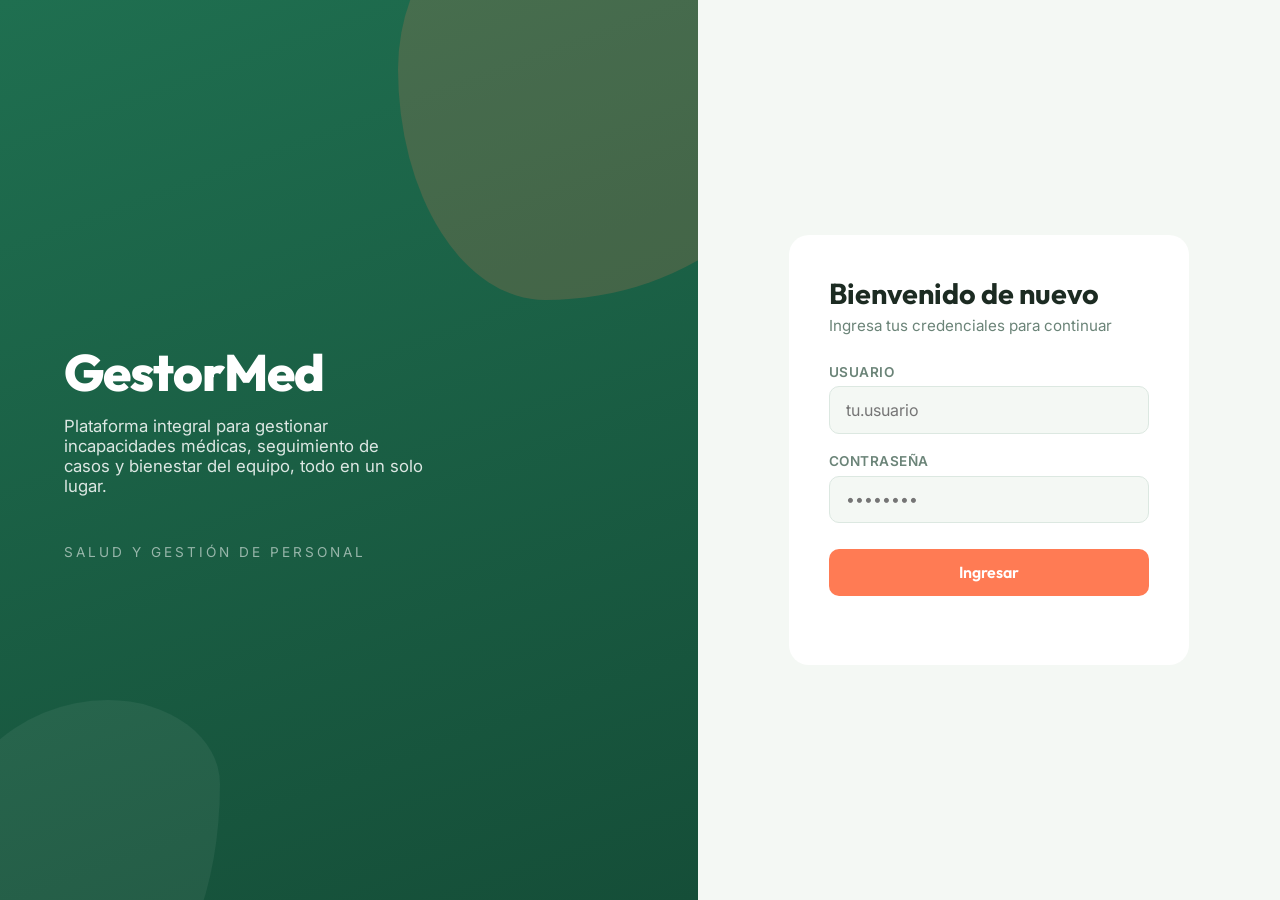
<file: index.html>
<!DOCTYPE html>
<html lang="es">
<head>
    <meta charset="UTF-8">
    <meta name="viewport" content="width=device-width, initial-scale=1.0">
    <title>GestorMed - Sistema de Gestión de Incapacidades</title>
    <link rel="preconnect" href="https://fonts.googleapis.com">
    <link rel="preconnect" href="https://fonts.gstatic.com" crossorigin>
    <link href="https://fonts.googleapis.com/css2?family=Outfit:wght@500;700;800&family=Inter:wght@400;500;600&display=swap" rel="stylesheet">
    <link rel="stylesheet" href="assets/styles.css">
</head>
<body>
    <div class="container">
        <div class="brand-panel">
            <div class="logo">
                <h1>GestorMed</h1>
                <p>Plataforma integral para gestionar incapacidades médicas, seguimiento de casos y bienestar del equipo, todo en un solo lugar.</p>
            </div>
            <div class="tagline">Salud y gestión de personal</div>
        </div>
        <div class="form-panel">
            <div class="card">
                <h2>Bienvenido de nuevo</h2>
                <p>Ingresa tus credenciales para continuar</p>
                <div class="form-group">
                    <label>Usuario</label>
                    <input type="text" id="usuario" placeholder="tu.usuario">
                </div>
                <div class="form-group">
                    <label>Contraseña</label>
                    <input type="password" id="contrasena" placeholder="••••••••">
                </div>
                <button onclick="login()">Ingresar</button>
                <p id="error-msg" class="error"></p>
            </div>
        </div>
    </div>
    <script src="assets/js/main.js"></script>
</body>
</html>
</file>
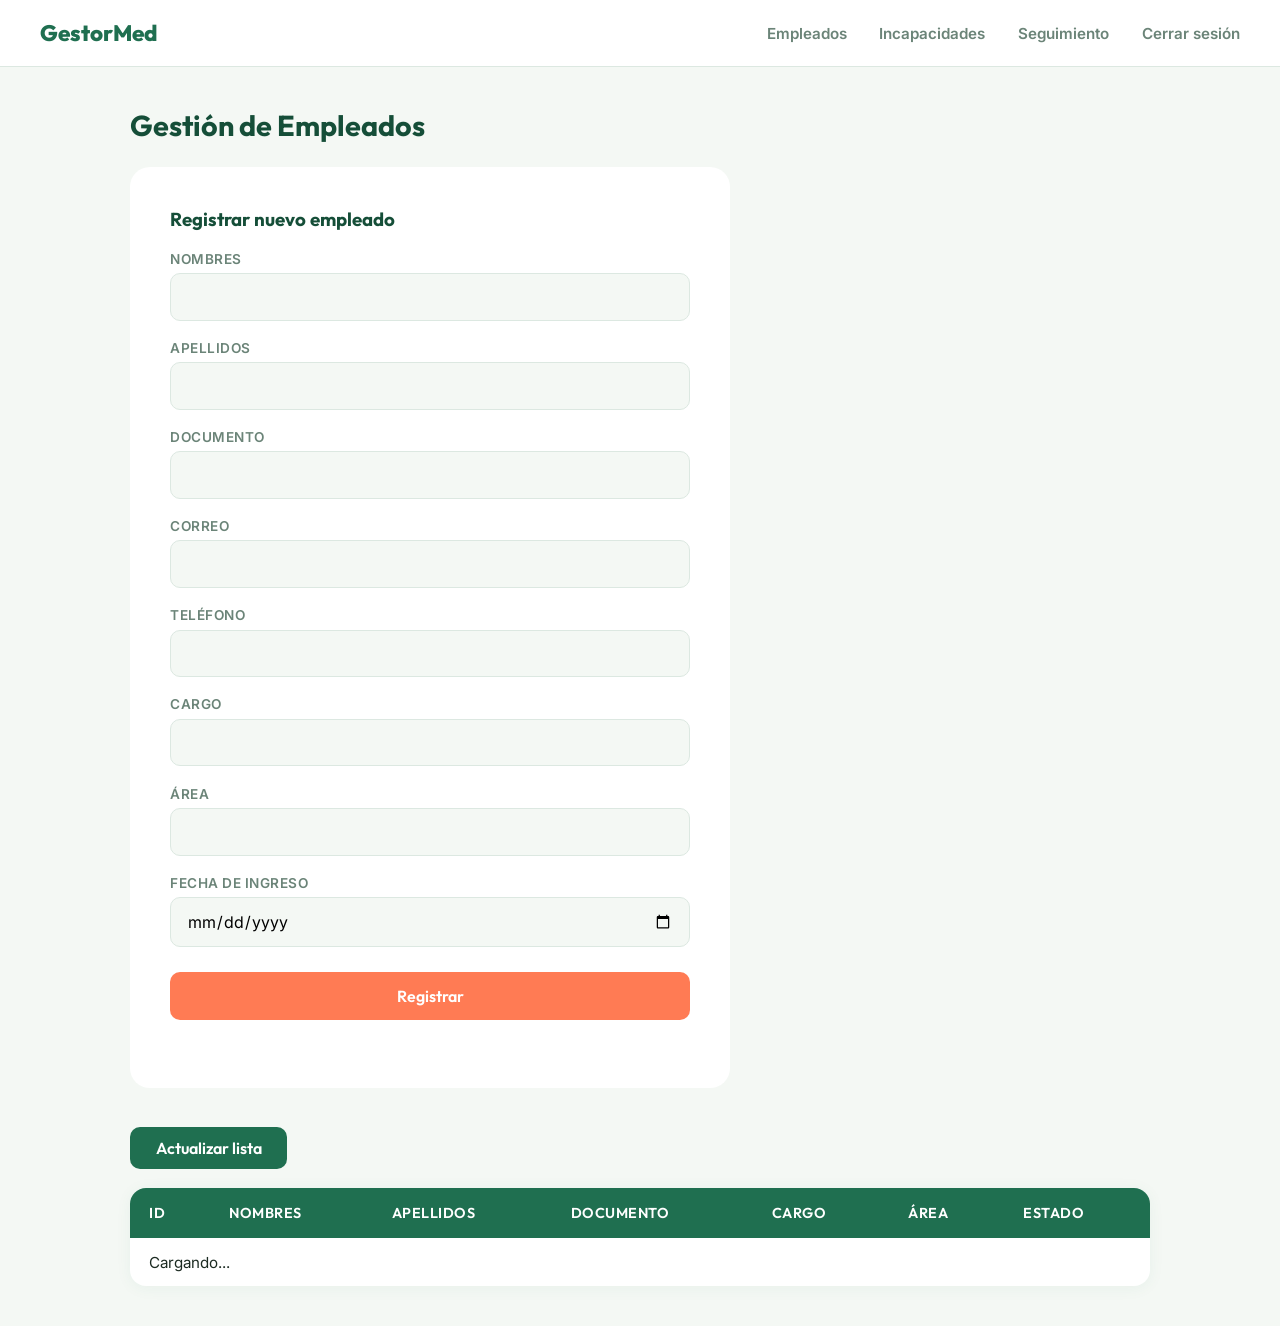
<file: pages/empleados.html>
<!DOCTYPE html>
<html lang="es">
<head>
    <meta charset="UTF-8">
    <meta name="viewport" content="width=device-width, initial-scale=1.0">
    <title>GestorMed - Empleados</title>
    <link rel="preconnect" href="https://fonts.googleapis.com">
    <link rel="preconnect" href="https://fonts.gstatic.com" crossorigin>
    <link href="https://fonts.googleapis.com/css2?family=Outfit:wght@500;700;800&family=Inter:wght@400;500;600&display=swap" rel="stylesheet">
    <link rel="stylesheet" href="../assets/styles.css">
</head>
<body>
    <nav>
        <h2>GestorMed</h2>
        <div>
            <a href="empleados.html">Empleados</a>
            <a href="incapacidades.html">Incapacidades</a>
            <a href="seguimiento.html">Seguimiento</a>
            <a href="../index.html">Cerrar sesión</a>
        </div>
    </nav>
    <div class="main-content">
        <h2>Gestión de Empleados</h2>

        <div class="card" style="max-width:600px;">
            <h3>Registrar nuevo empleado</h3>
            <div class="form-group">
                <label>Nombres</label>
                <input type="text" id="nombres">
            </div>
            <div class="form-group">
                <label>Apellidos</label>
                <input type="text" id="apellidos">
            </div>
            <div class="form-group">
                <label>Documento</label>
                <input type="text" id="documento">
            </div>
            <div class="form-group">
                <label>Correo</label>
                <input type="email" id="correo">
            </div>
            <div class="form-group">
                <label>Teléfono</label>
                <input type="text" id="telefono">
            </div>
            <div class="form-group">
                <label>Cargo</label>
                <input type="text" id="cargo">
            </div>
            <div class="form-group">
                <label>Área</label>
                <input type="text" id="area">
            </div>
            <div class="form-group">
                <label>Fecha de Ingreso</label>
                <input type="date" id="fecha_ingreso">
            </div>
            <button onclick="crearEmpleado()">Registrar</button>
            <p id="msg-empleado"></p>
        </div>

        <button class="btn-add" onclick="cargarEmpleados()">Actualizar lista</button>
        <table>
            <thead>
                <tr>
                    <th>ID</th>
                    <th>Nombres</th>
                    <th>Apellidos</th>
                    <th>Documento</th>
                    <th>Cargo</th>
                    <th>Área</th>
                    <th>Estado</th>
                </tr>
            </thead>
            <tbody id="tabla-empleados">
                <tr><td colspan="7">Cargando...</td></tr>
            </tbody>
        </table>
    </div>
    <script src="../assets/js/empleados.js"></script>
</body>
</html>
</file>
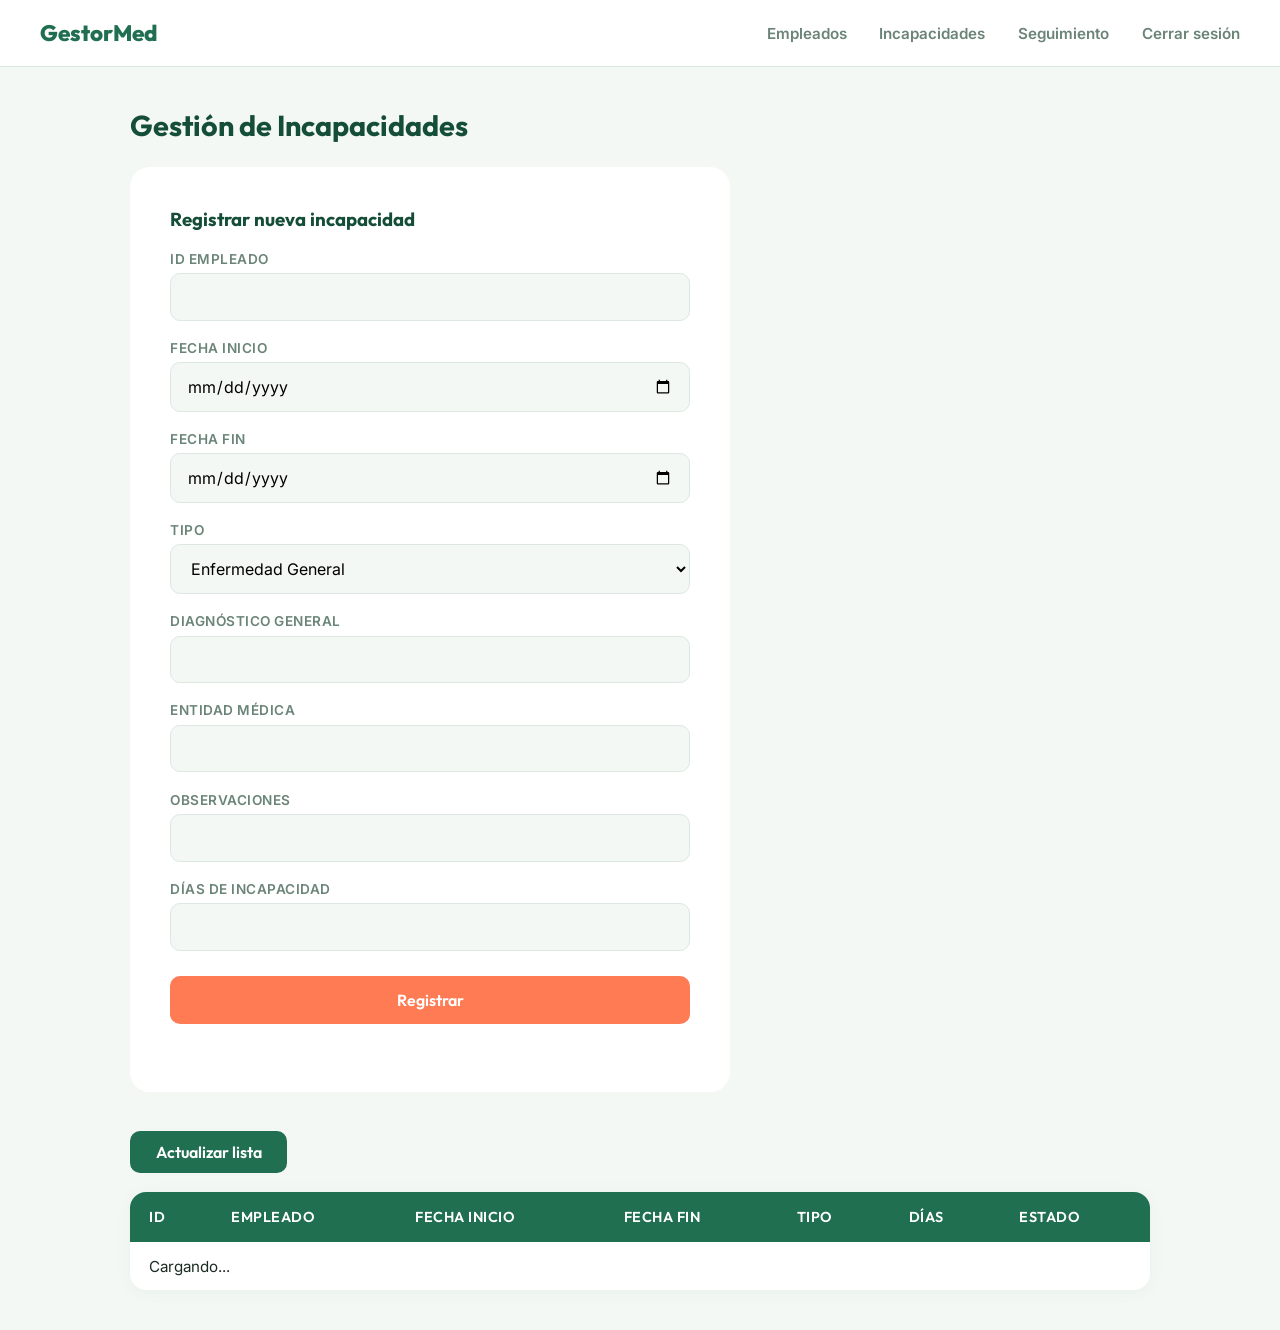
<file: pages/incapacidades.html>
<!DOCTYPE html>
<html lang="es">
<head>
    <meta charset="UTF-8">
    <meta name="viewport" content="width=device-width, initial-scale=1.0">
    <title>GestorMed - Incapacidades</title>
    <link rel="preconnect" href="https://fonts.googleapis.com">
    <link rel="preconnect" href="https://fonts.gstatic.com" crossorigin>
    <link href="https://fonts.googleapis.com/css2?family=Outfit:wght@500;700;800&family=Inter:wght@400;500;600&display=swap" rel="stylesheet">
    <link rel="stylesheet" href="../assets/styles.css">
</head>
<body>
    <nav>
        <h2>GestorMed</h2>
        <div>
            <a href="empleados.html">Empleados</a>
            <a href="incapacidades.html">Incapacidades</a>
            <a href="seguimiento.html">Seguimiento</a>
            <a href="../index.html">Cerrar sesión</a>
        </div>
    </nav>
    <div class="main-content">
        <h2>Gestión de Incapacidades</h2>

        <div class="card" style="max-width:600px;">
            <h3>Registrar nueva incapacidad</h3>
            <div class="form-group">
                <label>ID Empleado</label>
                <input type="number" id="empleado_id">
            </div>
            <div class="form-group">
                <label>Fecha Inicio</label>
                <input type="date" id="fecha_inicio">
            </div>
            <div class="form-group">
                <label>Fecha Fin</label>
                <input type="date" id="fecha_fin">
            </div>
            <div class="form-group">
                <label>Tipo</label>
                <select id="tipo">
                    <option value="enfermedad_general">Enfermedad General</option>
                    <option value="accidente_laboral">Accidente Laboral</option>
                    <option value="licencia_medica">Licencia Médica</option>
                    <option value="incapacidad_temporal">Incapacidad Temporal</option>
                </select>
            </div>
            <div class="form-group">
                <label>Diagnóstico General</label>
                <input type="text" id="diagnostico_general">
            </div>
            <div class="form-group">
                <label>Entidad Médica</label>
                <input type="text" id="entidad_medica">
            </div>
            <div class="form-group">
                <label>Observaciones</label>
                <input type="text" id="observaciones">
            </div>
            <div class="form-group">
                <label>Días de Incapacidad</label>
                <input type="number" id="dias_incapacidad">
            </div>
            <button onclick="crearIncapacidad()">Registrar</button>
            <p id="msg-incapacidad"></p>
        </div>

        <button class="btn-add" onclick="cargarIncapacidades()">Actualizar lista</button>
        <table>
            <thead>
                <tr>
                    <th>ID</th>
                    <th>Empleado</th>
                    <th>Fecha Inicio</th>
                    <th>Fecha Fin</th>
                    <th>Tipo</th>
                    <th>Días</th>
                    <th>Estado</th>
                </tr>
            </thead>
            <tbody id="tabla-incapacidades">
                <tr><td colspan="7">Cargando...</td></tr>
            </tbody>
        </table>
    </div>
    <script src="../assets/js/incapacidades.js"></script>
</body>
</html>
</file>
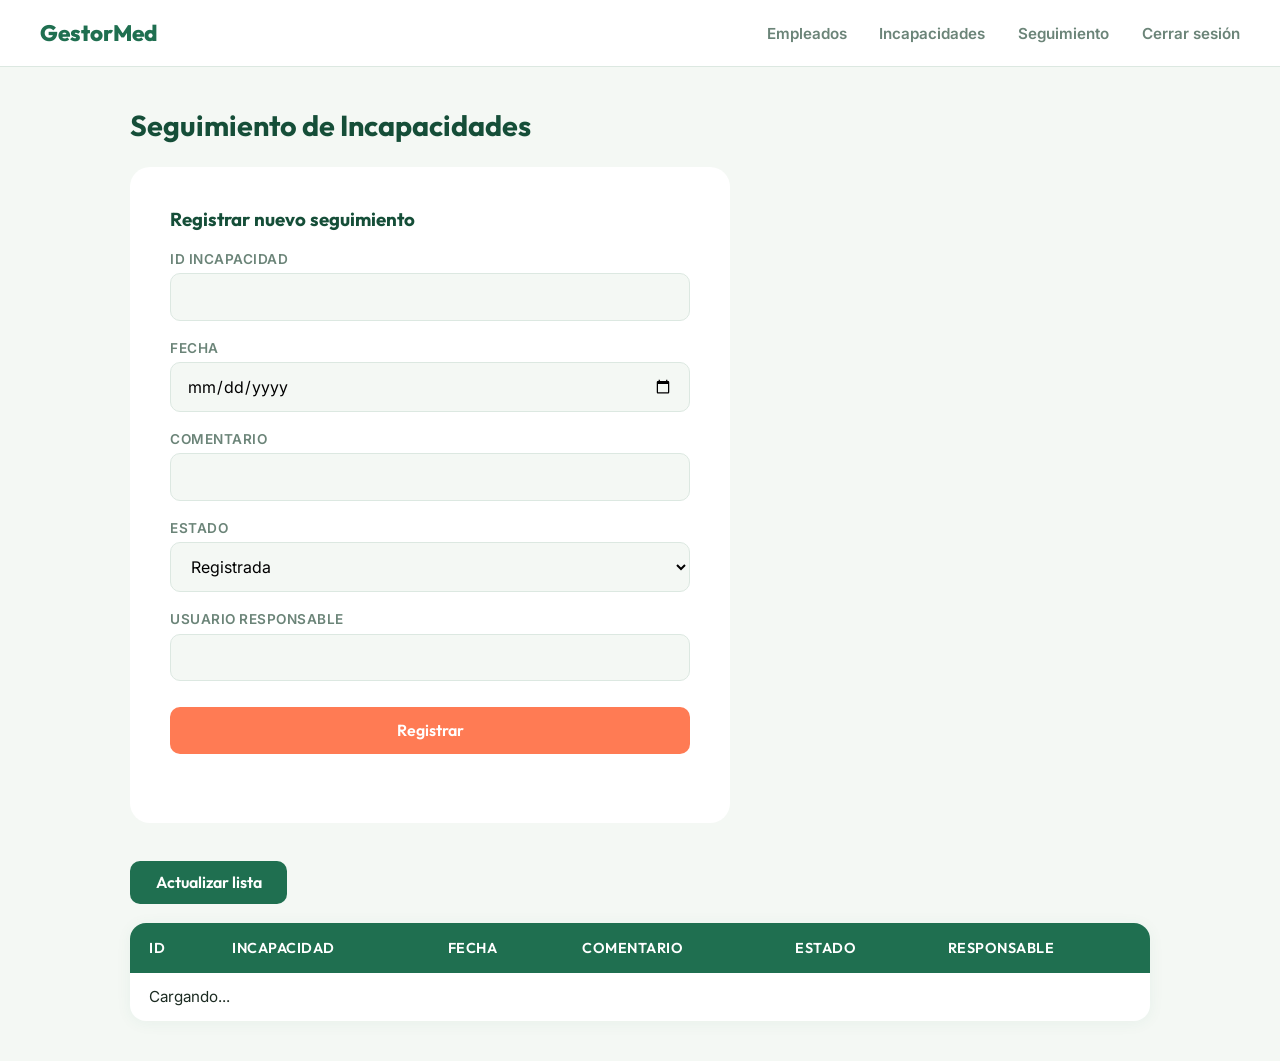
<file: pages/seguimiento.html>
<!DOCTYPE html>
<html lang="es">
<head>
    <meta charset="UTF-8">
    <meta name="viewport" content="width=device-width, initial-scale=1.0">
    <title>GestorMed - Seguimiento</title>
    <link rel="preconnect" href="https://fonts.googleapis.com">
    <link rel="preconnect" href="https://fonts.gstatic.com" crossorigin>
    <link href="https://fonts.googleapis.com/css2?family=Outfit:wght@500;700;800&family=Inter:wght@400;500;600&display=swap" rel="stylesheet">
    <link rel="stylesheet" href="../assets/styles.css">
</head>
<body>
    <nav>
        <h2>GestorMed</h2>
        <div>
            <a href="empleados.html">Empleados</a>
            <a href="incapacidades.html">Incapacidades</a>
            <a href="seguimiento.html">Seguimiento</a>
            <a href="../index.html">Cerrar sesión</a>
        </div>
    </nav>
    <div class="main-content">
        <h2>Seguimiento de Incapacidades</h2>

        <div class="card" style="max-width:600px;">
            <h3>Registrar nuevo seguimiento</h3>
            <div class="form-group">
                <label>ID Incapacidad</label>
                <input type="number" id="incapacidad_id">
            </div>
            <div class="form-group">
                <label>Fecha</label>
                <input type="date" id="fecha">
            </div>
            <div class="form-group">
                <label>Comentario</label>
                <input type="text" id="comentario">
            </div>
            <div class="form-group">
                <label>Estado</label>
                <select id="estado">
                    <option value="registrada">Registrada</option>
                    <option value="en_revision">En Revisión</option>
                    <option value="aprobada">Aprobada</option>
                    <option value="rechazada">Rechazada</option>
                    <option value="finalizada">Finalizada</option>
                </select>
            </div>
            <div class="form-group">
                <label>Usuario Responsable</label>
                <input type="text" id="usuario_responsable">
            </div>
            <button onclick="crearSeguimiento()">Registrar</button>
            <p id="msg-seguimiento"></p>
        </div>

        <button class="btn-add" onclick="cargarSeguimientos()">Actualizar lista</button>
        <table>
            <thead>
                <tr>
                    <th>ID</th>
                    <th>Incapacidad</th>
                    <th>Fecha</th>
                    <th>Comentario</th>
                    <th>Estado</th>
                    <th>Responsable</th>
                </tr>
            </thead>
            <tbody id="tabla-seguimientos">
                <tr><td colspan="6">Cargando...</td></tr>
            </tbody>
        </table>
    </div>
    <script src="../assets/js/seguimiento.js"></script>
</body>
</html>
</file>
<file: assets/styles.css>
* {
    margin: 0;
    padding: 0;
    box-sizing: border-box;
}

:root {
    --primary: #1F6F50;
    --primary-dark: #154E38;
    --accent: #FF7B54;
    --bg: #F4F8F4;
    --surface: #FFFFFF;
    --text: #1C2B22;
    --text-muted: #6B8478;
    --border: #DCE8E1;
}

body {
    font-family: 'Inter', sans-serif;
    background: var(--bg);
    color: var(--text);
    min-height: 100vh;
}

/* ===== LOGIN PAGE ===== */
.container {
    display: flex;
    min-height: 100vh;
}

.brand-panel {
    flex: 1.1;
    background: linear-gradient(160deg, var(--primary) 0%, var(--primary-dark) 100%);
    color: white;
    display: flex;
    flex-direction: column;
    justify-content: center;
    padding: 4rem;
    position: relative;
    overflow: hidden;
}

.brand-panel::before {
    content: '';
    position: absolute;
    width: 420px;
    height: 420px;
    background: rgba(255, 123, 84, 0.18);
    border-radius: 42% 58% 65% 35% / 45% 45% 55% 55%;
    top: -120px;
    right: -120px;
}

.brand-panel::after {
    content: '';
    position: absolute;
    width: 280px;
    height: 280px;
    background: rgba(255, 255, 255, 0.06);
    border-radius: 60% 40% 30% 70% / 60% 30% 70% 40%;
    bottom: -80px;
    left: -60px;
}

.brand-panel .logo h1 {
    font-family: 'Outfit', sans-serif;
    font-size: 3.2rem;
    font-weight: 800;
    letter-spacing: -1px;
    position: relative;
    z-index: 1;
}

.brand-panel .logo p {
    margin-top: 0.8rem;
    font-size: 1.05rem;
    color: rgba(255,255,255,0.85);
    max-width: 360px;
    position: relative;
    z-index: 1;
}

.brand-panel .tagline {
    margin-top: 3rem;
    font-size: 0.85rem;
    text-transform: uppercase;
    letter-spacing: 3px;
    color: rgba(255,255,255,0.55);
    position: relative;
    z-index: 1;
}

.form-panel {
    flex: 1;
    display: flex;
    align-items: center;
    justify-content: center;
    padding: 2rem;
}

.card {
    background: var(--surface);
    padding: 2.5rem;
    border-radius: 20px;
    width: 100%;
    max-width: 400px;
}

.card h2 {
    font-family: 'Outfit', sans-serif;
    font-size: 1.8rem;
    font-weight: 700;
    margin-bottom: 0.3rem;
}

.card > p {
    color: var(--text-muted);
    margin-bottom: 1.8rem;
    font-size: 0.95rem;
}

.form-group {
    margin-bottom: 1.2rem;
}

.form-group label {
    display: block;
    margin-bottom: 0.4rem;
    font-weight: 600;
    font-size: 0.85rem;
    color: var(--text-muted);
    text-transform: uppercase;
    letter-spacing: 0.5px;
}

.form-group input,
.form-group select {
    width: 100%;
    padding: 0.8rem 1rem;
    border: 1.5px solid var(--border);
    border-radius: 10px;
    font-size: 1rem;
    font-family: 'Inter', sans-serif;
    background: var(--bg);
    transition: border-color 0.2s, background 0.2s;
}

.form-group input:focus,
.form-group select:focus {
    outline: none;
    border-color: var(--primary);
    background: var(--surface);
}

button {
    width: 100%;
    padding: 0.85rem;
    background: var(--accent);
    color: white;
    border: none;
    border-radius: 10px;
    font-size: 1rem;
    font-weight: 600;
    font-family: 'Outfit', sans-serif;
    cursor: pointer;
    margin-top: 0.4rem;
    transition: transform 0.15s, box-shadow 0.15s;
}

button:hover {
    transform: translateY(-2px);
    box-shadow: 0 8px 20px rgba(255, 123, 84, 0.35);
}

.error {
    color: #D64545;
    margin-top: 0.7rem;
    text-align: center;
    font-size: 0.9rem;
}

/* ===== NAVBAR ===== */
nav {
    background: var(--surface);
    padding: 1.2rem 2.5rem;
    display: flex;
    justify-content: space-between;
    align-items: center;
    border-bottom: 1px solid var(--border);
}

nav h2 {
    font-family: 'Outfit', sans-serif;
    font-weight: 800;
    color: var(--primary);
    font-size: 1.4rem;
}

nav a {
    color: var(--text-muted);
    text-decoration: none;
    margin-left: 1.8rem;
    font-weight: 600;
    font-size: 0.95rem;
    transition: color 0.15s;
}

nav a:hover {
    color: var(--primary);
}

/* ===== MAIN CONTENT ===== */
.main-content {
    padding: 2.5rem;
    max-width: 1100px;
    margin: 0 auto;
}

.main-content h2 {
    font-family: 'Outfit', sans-serif;
    font-weight: 700;
    font-size: 1.8rem;
    margin-bottom: 1.5rem;
    color: var(--primary-dark);
}

.main-content .card {
    margin-bottom: 2rem;
}

.main-content .card h3 {
    font-family: 'Outfit', sans-serif;
    font-weight: 700;
    margin-bottom: 1.2rem;
    color: var(--primary-dark);
}

/* ===== TABLE ===== */
table {
    width: 100%;
    border-collapse: collapse;
    background: var(--surface);
    border-radius: 16px;
    overflow: hidden;
    box-shadow: 0 2px 16px rgba(31, 111, 80, 0.06);
}

th {
    background: var(--primary);
    color: white;
    padding: 1rem 1.2rem;
    text-align: left;
    font-family: 'Outfit', sans-serif;
    font-weight: 600;
    font-size: 0.9rem;
    text-transform: uppercase;
    letter-spacing: 0.5px;
}

td {
    padding: 0.9rem 1.2rem;
    border-bottom: 1px solid var(--border);
    font-size: 0.95rem;
}

tr:last-child td {
    border-bottom: none;
}

tr:hover td {
    background: var(--bg);
}

.btn-add {
    margin-bottom: 1.2rem;
    width: auto;
    padding: 0.7rem 1.6rem;
    background: var(--primary);
}

.btn-add:hover {
    box-shadow: 0 8px 20px rgba(31, 111, 80, 0.3);
}

/* ===== BADGES ===== */
.badge {
    padding: 0.3rem 0.8rem;
    border-radius: 20px;
    font-size: 0.78rem;
    font-weight: 600;
    display: inline-block;
}

.badge-activo { background: #DEF7E8; color: #1F6F50; }
.badge-inactivo { background: #FBE6E6; color: #C0392B; }
.badge-aprobada { background: #DEF7E8; color: #1F6F50; }
.badge-rechazada { background: #FBE6E6; color: #C0392B; }
.badge-registrada { background: #E3EEFB; color: #2C5C9C; }
.badge-en_revision { background: #FEF3D7; color: #B8762E; }
.badge-finalizada { background: #EAEAEA; color: #555; }

/* ===== RESPONSIVE ===== */
@media (max-width: 800px) {
    .container {
        flex-direction: column;
    }
    .brand-panel {
        padding: 2.5rem;
        min-height: 220px;
    }
    .brand-panel .logo h1 {
        font-size: 2.2rem;
    }
    nav {
        flex-direction: column;
        gap: 0.8rem;
        align-items: flex-start;
    }
    nav a {
        margin-left: 0;
        margin-right: 1.2rem;
    }
    .main-content {
        padding: 1.2rem;
    }
}
</file>
